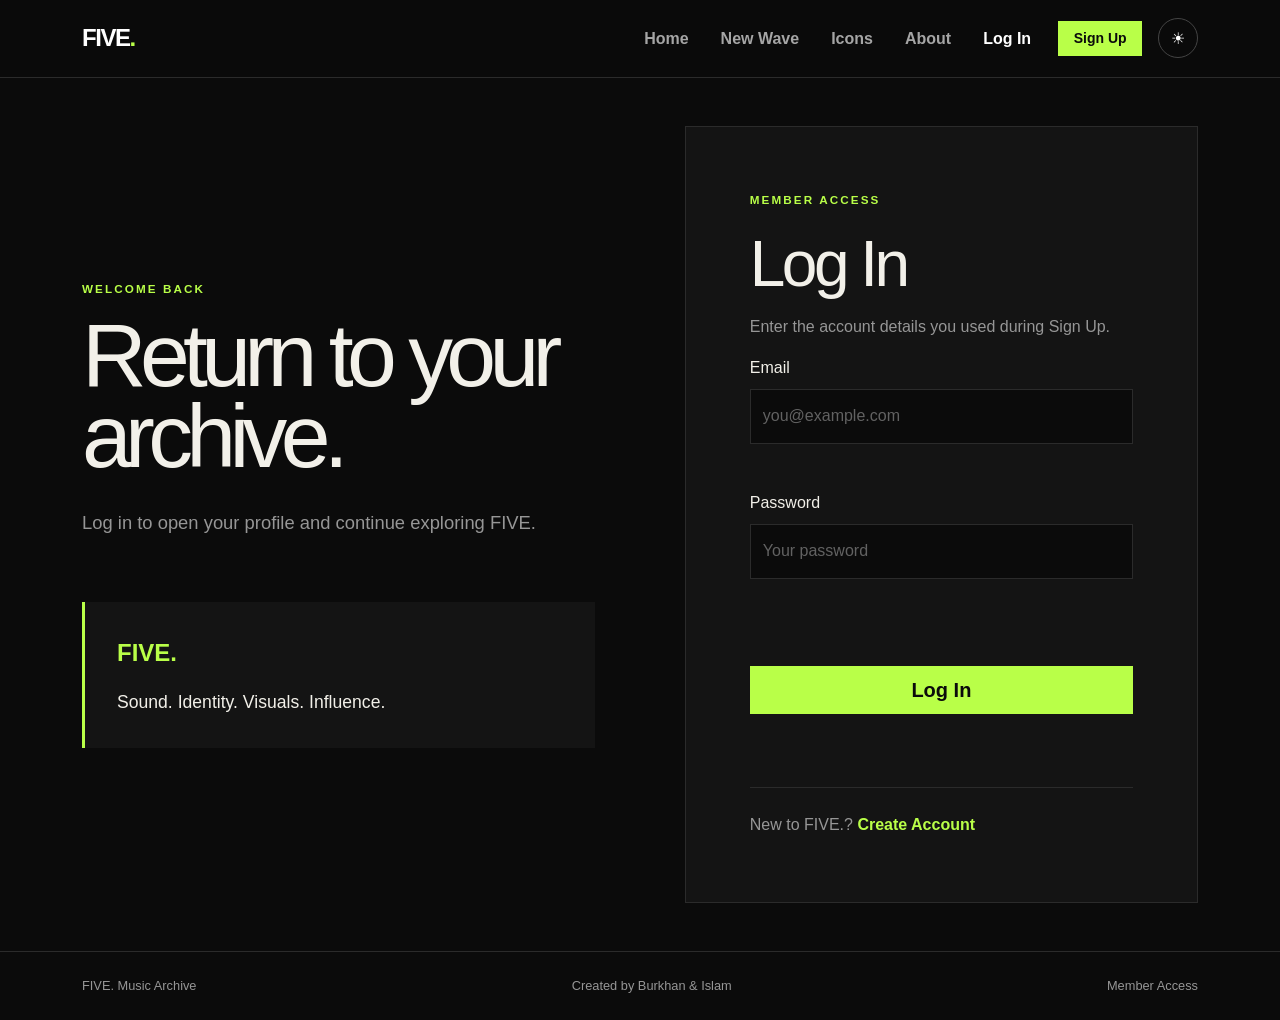
<file: login.html>
<!DOCTYPE html>
<html lang="en">

<head>

    <meta charset="UTF-8">

    <meta
            name="viewport"
            content="width=device-width, initial-scale=1.0">

    <meta
            name="description"
            content="Log in to FIVE. Music Archive.">

    <title>FIVE. | Log In</title>

    <link
            rel="icon"
            type="image/png"
            href="images/logo.png">

    <link
            href="https://cdn.jsdelivr.net/npm/bootstrap@5.3.3/dist/css/bootstrap.min.css"
            rel="stylesheet">

    <link
            rel="stylesheet"
            href="css/style.css">

</head>


<body>


<header>

    <nav class="navbar navbar-expand-lg navbar-dark site-navbar sticky-top">

        <div class="container">

            <a
                    class="navbar-brand site-logo"
                    href="index.html">

                FIVE<span>.</span>

            </a>


            <button
                    class="navbar-toggler"
                    type="button"
                    data-bs-toggle="collapse"
                    data-bs-target="#mainNavbar">

                <span class="navbar-toggler-icon"></span>

            </button>


            <div
                    class="collapse navbar-collapse"
                    id="mainNavbar">

                <ul class="navbar-nav ms-auto align-items-lg-center gap-lg-3">

                    <li class="nav-item">
                        <a class="nav-link" href="index.html">
                            Home
                        </a>
                    </li>

                    <li class="nav-item">
                        <a class="nav-link" href="newwave.html">
                            New Wave
                        </a>
                    </li>

                    <li class="nav-item">
                        <a class="nav-link" href="icons.html">
                            Icons
                        </a>
                    </li>

                    <li class="nav-item">
                        <a class="nav-link" href="about.html">
                            About
                        </a>
                    </li>

                    <li class="nav-item">

                        <button
                                id="theme-toggle"
                                class="theme-toggle"
                                type="button">

                            ☀

                        </button>

                    </li>

                </ul>

            </div>

        </div>

    </nav>

</header>



<main class="auth-page">


    <section class="container py-5">

        <div class="auth-shell">


            <!-- LEFT SIDE -->

            <div class="auth-copy">

                <p class="eyebrow">
                    WELCOME BACK
                </p>


                <h1>
                    Return to
                    your archive.
                </h1>


                <p class="auth-description">

                    Log in to open your profile
                    and continue exploring FIVE.

                </p>


                <div class="auth-quote">

                    <span>
                        FIVE.
                    </span>

                    <p>

                        Sound. Identity.
                        Visuals. Influence.

                    </p>

                </div>

            </div>



            <!-- LOGIN -->

            <div class="auth-form-card">

                <p class="eyebrow">
                    MEMBER ACCESS
                </p>


                <h2>
                    Log In
                </h2>


                <p>
                    Enter the account details you used during Sign Up.
                </p>


                <form
                        id="login-form"
                        novalidate>


                    <!-- EMAIL -->

                    <div class="auth-field">

                        <label
                                for="login-email"
                                class="form-label">

                            Email

                        </label>


                        <input
                                id="login-email"
                                class="form-control"
                                type="text"
                                placeholder="you@example.com">


                        <p
                                id="login-email-error"
                                class="auth-error">
                        </p>

                    </div>



                    <!-- PASSWORD -->

                    <div class="auth-field">

                        <label
                                for="login-password"
                                class="form-label">

                            Password

                        </label>


                        <input
                                id="login-password"
                                class="form-control"
                                type="password"
                                placeholder="Your password">


                        <p
                                id="login-password-error"
                                class="auth-error">
                        </p>

                    </div>



                    <p
                            id="login-general-error"
                            class="auth-general-error">
                    </p>



                    <button
                            class="btn btn-success btn-lg w-100"
                            type="submit">

                        Log In

                    </button>


                    <p
                            id="login-success"
                            class="auth-success">
                    </p>


                </form>


                <p class="auth-alt">

                    New to FIVE.?

                    <a href="signup.html">
                        Create Account
                    </a>

                </p>

            </div>


        </div>

    </section>


</main>



<footer class="site-footer">

    <div class="container py-4 d-flex flex-column flex-lg-row justify-content-between gap-2">

        <span>
            FIVE. Music Archive
        </span>

        <span>
            Created by Burkhan & Islam
        </span>

        <span>
            Member Access
        </span>

    </div>

</footer>



<script src="https://cdn.jsdelivr.net/npm/bootstrap@5.3.3/dist/js/bootstrap.bundle.min.js"></script>

<script src="js/theme.js"></script>
<script src="js/auth.js"></script>

</body>

</html>
</file>
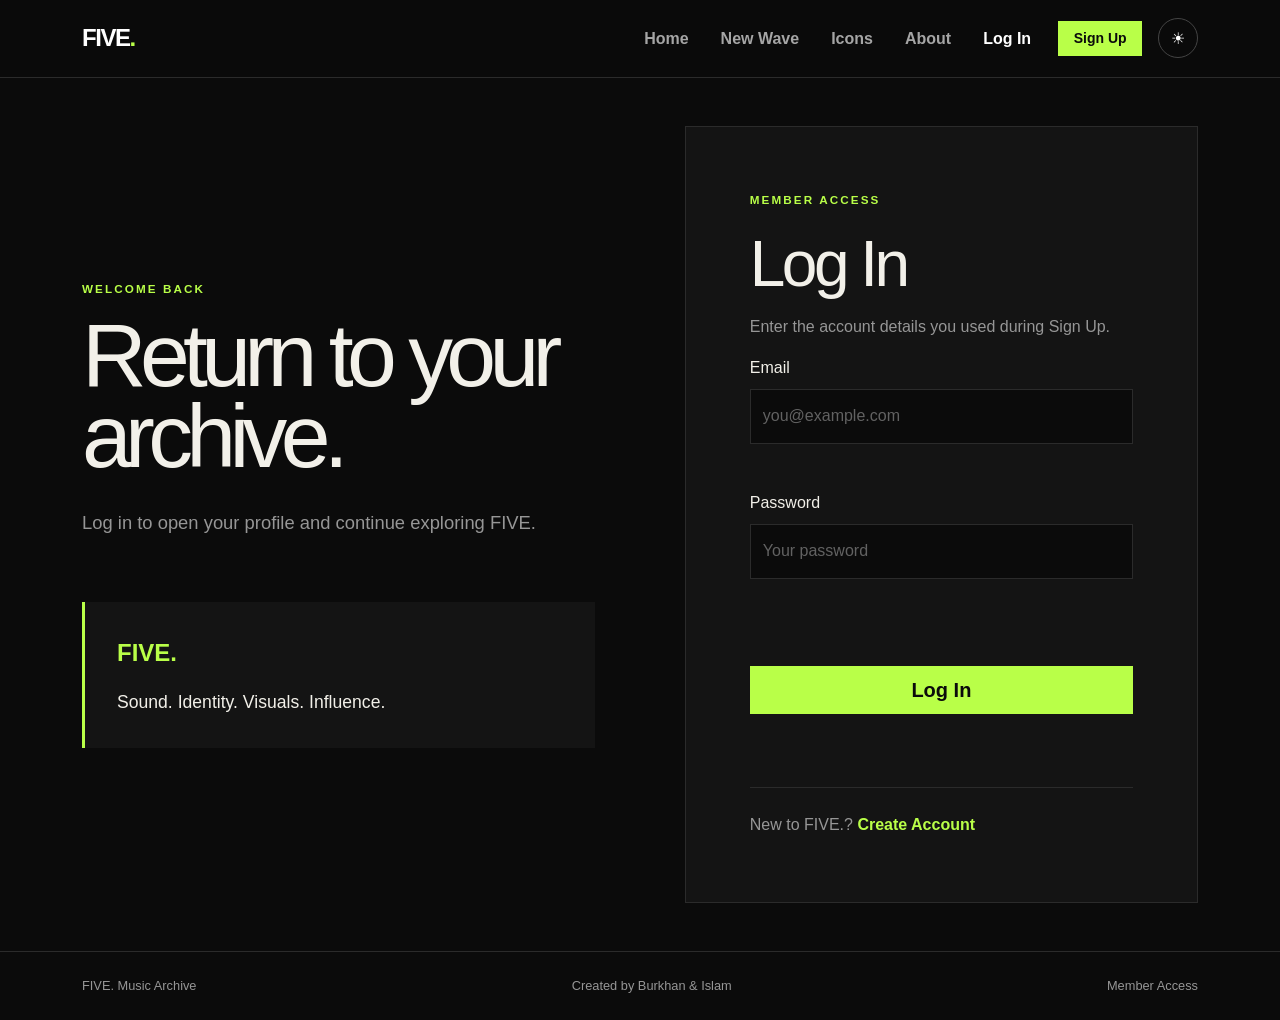
<file: profile.html>
<!DOCTYPE html>
<html lang="en">

<head>

    <meta charset="UTF-8">

    <meta
            name="viewport"
            content="width=device-width, initial-scale=1.0">

    <meta
            name="description"
            content="Your FIVE. Music Archive profile.">

    <title>FIVE. | Profile</title>

    <link
            rel="icon"
            type="image/png"
            href="images/logo.png">

    <link
            href="https://cdn.jsdelivr.net/npm/bootstrap@5.3.3/dist/css/bootstrap.min.css"
            rel="stylesheet">

    <link
            rel="stylesheet"
            href="css/style.css">

</head>


<body>


<header>

    <nav class="navbar navbar-expand-lg navbar-dark site-navbar sticky-top">

        <div class="container">

            <a
                    class="navbar-brand site-logo"
                    href="index.html">

                FIVE<span>.</span>

            </a>


            <button
                    class="navbar-toggler"
                    type="button"
                    data-bs-toggle="collapse"
                    data-bs-target="#mainNavbar">

                <span class="navbar-toggler-icon"></span>

            </button>


            <div
                    class="collapse navbar-collapse"
                    id="mainNavbar">

                <ul class="navbar-nav ms-auto align-items-lg-center gap-lg-3">

                    <li class="nav-item">
                        <a class="nav-link" href="index.html">
                            Home
                        </a>
                    </li>

                    <li class="nav-item">
                        <a class="nav-link" href="newwave.html">
                            New Wave
                        </a>
                    </li>

                    <li class="nav-item">
                        <a class="nav-link" href="icons.html">
                            Icons
                        </a>
                    </li>

                    <li class="nav-item">
                        <a class="nav-link" href="about.html">
                            About
                        </a>
                    </li>

                    <li class="nav-item">

                        <button
                                id="theme-toggle"
                                class="theme-toggle"
                                type="button">

                            ☀

                        </button>

                    </li>

                </ul>

            </div>

        </div>

    </nav>

</header>



<main>


    <!-- PROFILE HERO -->

    <section class="container py-5">

        <div class="profile-hero">


            <div
                    id="profile-avatar"
                    class="profile-avatar">

                F

            </div>


            <div>

                <p class="eyebrow">
                    FIVE. MEMBER
                </p>


                <h1
                        id="profile-name"
                        class="profile-name">

                    User

                </h1>


                <p class="profile-subtitle">

                    Personal archive profile

                </p>

            </div>


        </div>

    </section>



    <!-- DETAILS -->

    <section class="container pb-5">

        <p class="eyebrow">
            PROFILE DETAILS
        </p>


        <h2 class="section-heading mb-5">
            Your archive identity.
        </h2>


        <div class="profile-grid">


            <article class="profile-detail-card">

                <span class="profile-detail-number">
                    01
                </span>

                <p>
                    EMAIL
                </p>

                <h3 id="profile-email">
                    —
                </h3>

            </article>



            <article class="profile-detail-card">

                <span class="profile-detail-number">
                    02
                </span>

                <p>
                    PHONE
                </p>

                <h3 id="profile-phone">
                    —
                </h3>

            </article>



            <article class="profile-detail-card">

                <span class="profile-detail-number">
                    03
                </span>

                <p>
                    FAVORITE COLLECTION
                </p>

                <h3 id="profile-collection">
                    —
                </h3>

            </article>



            <article class="profile-detail-card">

                <span class="profile-detail-number">
                    04
                </span>

                <p>
                    MEMBER SINCE
                </p>

                <h3 id="profile-member-since">
                    —
                </h3>

            </article>


        </div>

    </section>



    <!-- PERSONAL ARCHIVE -->

    <section class="container py-5">

        <div class="profile-archive-panel">

            <div>

                <p class="eyebrow">
                    YOUR COLLECTION
                </p>


                <h2>
                    Continue exploring FIVE.
                </h2>


                <p>

                    Your account is stored locally
                    on this browser for this frontend
                    authentication simulation.

                </p>

            </div>


            <div class="profile-actions">

                <a
                        href="newwave.html"
                        class="btn btn-success">

                    Explore New Wave

                </a>


                <a
                        href="icons.html"
                        class="btn btn-outline-success">

                    Explore Icons

                </a>


                <button
                        id="profile-logout"
                        class="btn btn-outline-danger"
                        type="button">

                    Log Out

                </button>

            </div>

        </div>

    </section>


</main>



<footer class="site-footer">

    <div class="container py-4 d-flex flex-column flex-lg-row justify-content-between gap-2">

        <span>
            FIVE. Music Archive
        </span>

        <span>
            Created by Burkhan & Islam
        </span>

        <span>
            Member Profile
        </span>

    </div>

</footer>



<script src="https://cdn.jsdelivr.net/npm/bootstrap@5.3.3/dist/js/bootstrap.bundle.min.js"></script>

<script src="js/theme.js"></script>
<script src="js/auth.js"></script>

</body>

</html>
</file>
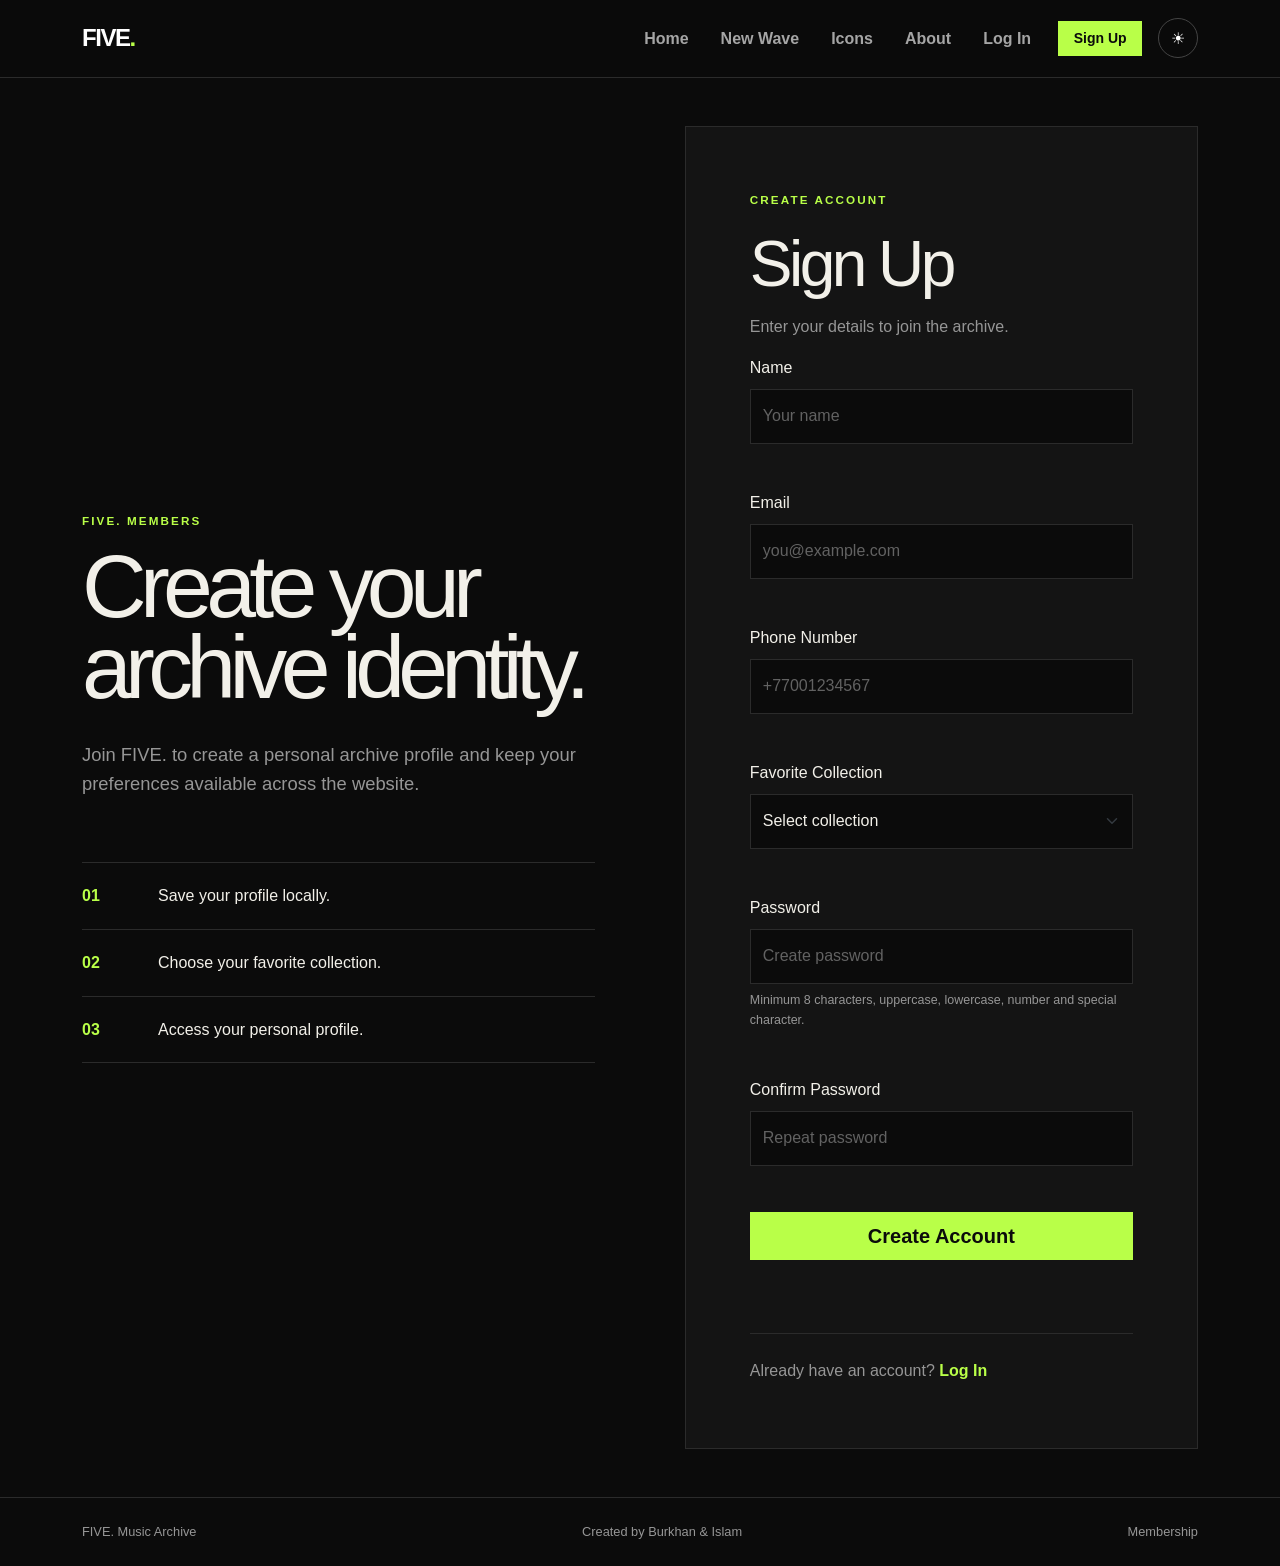
<file: signup.html>
<!DOCTYPE html>
<html lang="en">

<head>
    <meta charset="UTF-8">

    <meta
            name="viewport"
            content="width=device-width, initial-scale=1.0">

    <meta
            name="description"
            content="Create your FIVE. Music Archive account.">

    <title>FIVE. | Sign Up</title>

    <link
            rel="icon"
            type="image/png"
            href="images/logo.png">

    <link
            href="https://cdn.jsdelivr.net/npm/bootstrap@5.3.3/dist/css/bootstrap.min.css"
            rel="stylesheet">

    <link
            rel="stylesheet"
            href="css/style.css">
</head>


<body>


<header>

    <nav class="navbar navbar-expand-lg navbar-dark site-navbar sticky-top">

        <div class="container">

            <a
                    class="navbar-brand site-logo"
                    href="index.html">

                FIVE<span>.</span>

            </a>


            <button
                    class="navbar-toggler"
                    type="button"
                    data-bs-toggle="collapse"
                    data-bs-target="#mainNavbar">

                <span class="navbar-toggler-icon"></span>

            </button>


            <div
                    class="collapse navbar-collapse"
                    id="mainNavbar">

                <ul class="navbar-nav ms-auto align-items-lg-center gap-lg-3">

                    <li class="nav-item">
                        <a class="nav-link" href="index.html">
                            Home
                        </a>
                    </li>

                    <li class="nav-item">
                        <a class="nav-link" href="newwave.html">
                            New Wave
                        </a>
                    </li>

                    <li class="nav-item">
                        <a class="nav-link" href="icons.html">
                            Icons
                        </a>
                    </li>

                    <li class="nav-item">
                        <a class="nav-link" href="about.html">
                            About
                        </a>
                    </li>

                    <li class="nav-item">

                        <button
                                id="theme-toggle"
                                class="theme-toggle"
                                type="button">

                            ☀

                        </button>

                    </li>

                </ul>

            </div>

        </div>

    </nav>

</header>



<main class="auth-page">


    <section class="container py-5">

        <div class="auth-shell">


            <!-- LEFT SIDE -->

            <div class="auth-copy">

                <p class="eyebrow">
                    FIVE. MEMBERS
                </p>


                <h1>
                    Create your
                    archive identity.
                </h1>


                <p class="auth-description">

                    Join FIVE. to create a personal archive
                    profile and keep your preferences
                    available across the website.

                </p>


                <div class="auth-feature-list">

                    <div class="auth-feature">

                        <span>
                            01
                        </span>

                        <p>
                            Save your profile locally.
                        </p>

                    </div>


                    <div class="auth-feature">

                        <span>
                            02
                        </span>

                        <p>
                            Choose your favorite collection.
                        </p>

                    </div>


                    <div class="auth-feature">

                        <span>
                            03
                        </span>

                        <p>
                            Access your personal profile.
                        </p>

                    </div>

                </div>

            </div>



            <!-- SIGN UP FORM -->

            <div class="auth-form-card">

                <p class="eyebrow">
                    CREATE ACCOUNT
                </p>


                <h2>
                    Sign Up
                </h2>


                <p>
                    Enter your details to join the archive.
                </p>


                <form
                        id="signup-form"
                        novalidate>


                    <!-- NAME -->

                    <div class="auth-field">

                        <label
                                for="signup-name"
                                class="form-label">

                            Name

                        </label>


                        <input
                                id="signup-name"
                                class="form-control"
                                type="text"
                                placeholder="Your name">


                        <p
                                id="signup-name-error"
                                class="auth-error">
                        </p>

                    </div>



                    <!-- EMAIL -->

                    <div class="auth-field">

                        <label
                                for="signup-email"
                                class="form-label">

                            Email

                        </label>


                        <input
                                id="signup-email"
                                class="form-control"
                                type="text"
                                placeholder="you@example.com">


                        <p
                                id="signup-email-error"
                                class="auth-error">
                        </p>

                    </div>



                    <!-- PHONE -->

                    <div class="auth-field">

                        <label
                                for="signup-phone"
                                class="form-label">

                            Phone Number

                        </label>


                        <input
                                id="signup-phone"
                                class="form-control"
                                type="text"
                                placeholder="+77001234567">


                        <p
                                id="signup-phone-error"
                                class="auth-error">
                        </p>

                    </div>



                    <!-- COLLECTION -->

                    <div class="auth-field">

                        <label
                                for="signup-collection"
                                class="form-label">

                            Favorite Collection

                        </label>


                        <select
                                id="signup-collection"
                                class="form-select auth-select">

                            <option value="">
                                Select collection
                            </option>

                            <option value="new-wave">
                                New Wave
                            </option>

                            <option value="icons">
                                Icons
                            </option>

                        </select>


                        <p
                                id="signup-collection-error"
                                class="auth-error">
                        </p>

                    </div>



                    <!-- PASSWORD -->

                    <div class="auth-field">

                        <label
                                for="signup-password"
                                class="form-label">

                            Password

                        </label>


                        <input
                                id="signup-password"
                                class="form-control"
                                type="password"
                                placeholder="Create password">


                        <div class="password-rules">

                            Minimum 8 characters,
                            uppercase, lowercase,
                            number and special character.

                        </div>


                        <p
                                id="signup-password-error"
                                class="auth-error">
                        </p>

                    </div>



                    <!-- CONFIRM PASSWORD -->

                    <div class="auth-field">

                        <label
                                for="signup-confirm-password"
                                class="form-label">

                            Confirm Password

                        </label>


                        <input
                                id="signup-confirm-password"
                                class="form-control"
                                type="password"
                                placeholder="Repeat password">


                        <p
                                id="signup-confirm-error"
                                class="auth-error">
                        </p>

                    </div>



                    <button
                            class="btn btn-success btn-lg w-100"
                            type="submit">

                        Create Account

                    </button>


                    <p
                            id="signup-success"
                            class="auth-success">
                    </p>


                </form>


                <p class="auth-alt">

                    Already have an account?

                    <a href="login.html">
                        Log In
                    </a>

                </p>

            </div>


        </div>

    </section>


</main>



<footer class="site-footer">

    <div class="container py-4 d-flex flex-column flex-lg-row justify-content-between gap-2">

        <span>
            FIVE. Music Archive
        </span>

        <span>
            Created by Burkhan & Islam
        </span>

        <span>
            Membership
        </span>

    </div>

</footer>



<script src="https://cdn.jsdelivr.net/npm/bootstrap@5.3.3/dist/js/bootstrap.bundle.min.js"></script>

<script src="js/theme.js"></script>
<script src="js/auth.js"></script>

</body>

</html>
</file>
<file: css/style.css>
/* =========================================================
   FIVE. MUSIC ARCHIVE
========================================================= */

:root {
    --bg: #0b0b0b;
    --surface: #141414;
    --surface-light: #1c1c1c;

    --text: #f2f0e9;
    --muted: #969696;

    --accent: #b9ff48;
    --border: #2b2b2b;

    --page-width: 1180px;
}


/* =========================================================
   GLOBAL
========================================================= */

* {
    box-sizing: border-box;
}


html {
    scroll-behavior: smooth;
}


body {
    margin: 0;

    background: var(--bg);

    color: var(--text);

    font-family:
            Inter,
            -apple-system,
            BlinkMacSystemFont,
            "Segoe UI",
            sans-serif;

    line-height: 1.6;

    transition:
            background 0.3s ease,
            color 0.3s ease;
}


img {
    display: block;

    max-width: 100%;
}


a {
    color: inherit;

    text-decoration: none;
}


h1,
h2,
h3,
h4,
h5,
h6 {
    color: var(--text);
}


p {
    color: var(--muted);
}



/* =========================================================
   SCROLL PROGRESS
========================================================= */

#scroll-progress {
    position: fixed;

    top: 0;
    left: 0;

    z-index: 5000;

    width: 0;

    height: 5px;

    background:
            linear-gradient(
                    90deg,
                    #b9ff48,
                    #66ffaf,
                    #b9ff48
            );

    box-shadow:
            0 0 14px
            rgba(
                    185,
                    255,
                    72,
                    0.55
            );

    pointer-events: none;
}



/* =========================================================
   NAVBAR
========================================================= */

.site-navbar {
    z-index: 1000;

    min-height: 78px;

    background:
            rgba(
                    11,
                    11,
                    11,
                    0.97
            );

    border-bottom:
            1px solid var(--border);

    backdrop-filter:
            blur(12px);
}


.site-logo {
    color:
            #ffffff !important;

    font-size:
            1.5rem;

    font-weight:
            800;

    letter-spacing:
            -0.06em;
}


.site-logo span {
    color: var(--accent);
}


.site-navbar .nav-link {
    color: #a5a5a5;

    font-weight: 600;

    transition:
            color 0.2s ease;
}


.site-navbar .nav-link:hover,
.site-navbar .nav-link.active {
    color: #ffffff;
}


.site-navbar .nav-link:focus-visible {
    color: var(--accent);

    outline:
            2px solid var(--accent);

    outline-offset:
            4px;
}



/* =========================================================
   THEME BUTTON
========================================================= */

.theme-toggle {
    width: 40px;
    height: 40px;

    display: flex;

    align-items: center;
    justify-content: center;

    padding: 0;

    border:
            1px solid #444444;

    border-radius:
            50%;

    background:
            transparent;

    color:
            #ffffff;

    cursor:
            pointer;

    transition:
            transform 0.2s ease,
            background 0.2s ease,
            border-color 0.2s ease;
}


.theme-toggle:hover {
    transform:
            rotate(12deg);

    background:
            #1c1c1c;

    border-color:
            var(--accent);
}



/* =========================================================
   TYPOGRAPHY
========================================================= */

.eyebrow {
    color: var(--accent);

    font-size: 0.73rem;

    font-weight: 800;

    letter-spacing: 0.18em;

    text-transform: uppercase;
}


.responsive-title {
    max-width: 950px;

    font-size: 6rem;

    line-height: 0.95;

    letter-spacing: -0.07em;
}


.responsive-copy {
    max-width: 680px;

    font-size: 1.15rem;
}


.section-heading {
    color: var(--text);

    font-size:
            clamp(
                    2.5rem,
                    5vw,
                    4rem
            );

    font-weight: 700;

    letter-spacing: -0.055em;
}


.archive-number {
    color: var(--accent);

    font-weight: 800;
}


.artist-location {
    color: var(--accent);

    font-size: 0.8rem;

    font-weight: 700;

    letter-spacing: 0.1em;

    text-transform: uppercase;
}


.artist-description {
    color: var(--text);

    font-size: 1.15rem;
}



/* =========================================================
   HERO
========================================================= */

#hero {
    min-height: 75vh;

    display: flex;

    align-items: center;
}


.hero-image {
    width: 100%;

    height: 620px;

    object-fit: cover;

    border:
            1px solid var(--border);
}



/* =========================================================
   TIME
========================================================= */

.time-widget {
    display: flex;

    align-items: center;

    gap: 1rem;

    flex-wrap: wrap;
}


.time-output {
    color: var(--muted);

    font-size: 0.9rem;
}


.time-output.time-flash {
    animation:
            timeFlash
            0.35s ease;
}


@keyframes timeFlash {

    50% {
        color: var(--accent);

        transform:
                translateY(-3px);
    }

}



/* =========================================================
   ARCHIVE NAVIGATION
========================================================= */

.archive-navigation {
    display: flex;

    align-items: center;

    justify-content:
            space-between;

    flex-wrap: wrap;

    gap: 1rem;
}


.archive-navigation a {
    color: var(--muted);

    font-size: 0.82rem;

    font-weight: 700;
}


.archive-navigation a:hover {
    color: var(--accent);
}



/* =========================================================
   MOOD
========================================================= */

.mood-control {
    display: flex;

    align-items: center;

    justify-content:
            space-between;

    gap: 2rem;
}



/* =========================================================
   RATING
========================================================= */

.rating-section {
    display: grid;

    grid-template-columns:
            1fr 1fr;

    align-items: center;

    gap: 4rem;

    padding: 3rem;

    background:
            var(--surface);

    border:
            1px solid var(--border);
}


.rating-box {
    display: flex;

    flex-direction: column;

    align-items:
            flex-start;
}


.rating-stars {
    display: flex;

    gap: 0.5rem;
}


.rating-star {
    padding: 0;

    border: 0;

    background:
            transparent;

    color: #575757;

    font-size:
            clamp(
                    2.5rem,
                    5vw,
                    4rem
            );

    line-height: 1;

    cursor: pointer;

    transition:
            color 0.2s ease,
            transform 0.2s ease;
}


.rating-star:hover {
    color: #d7ff9b;

    transform:
            scale(1.15);
}


.rating-star.selected {
    color: var(--accent);

    transform:
            scale(1.12);
}


.rating-output {
    margin-top: 1.5rem;

    color: var(--text);

    font-weight: 700;
}


.rating-pulse {
    animation:
            ratingPulse
            0.35s ease;
}


@keyframes ratingPulse {

    50% {
        transform:
                scale(1.03);
    }

}



/* =========================================================
   SEARCH
========================================================= */

.jquery-search-wrapper {
    position: relative;

    max-width: 720px;
}


.jquery-search-input {
    height: 62px;

    padding:
            0 1.2rem;

    background:
            var(--surface);

    color:
            var(--text);

    border:
            1px solid var(--border);

    font-size:
            1.05rem;
}


.search-suggestions {
    position: absolute;

    top:
            calc(
                    100% + 4px
            );

    left: 0;
    right: 0;

    z-index: 900;

    display: none;

    overflow: hidden;

    background:
            var(--surface);

    border:
            1px solid var(--border);

    box-shadow:
            0 16px 40px
            rgba(
                    0,
                    0,
                    0,
                    0.3
            );
}


.search-suggestions.show {
    display: block;
}


.search-suggestion-item {
    width: 100%;

    padding:
            1rem 1.2rem;

    border: 0;

    border-bottom:
            1px solid var(--border);

    background:
            transparent;

    color: var(--text);

    text-align: left;

    font-weight: 600;

    cursor: pointer;
}


.search-suggestion-item:hover {
    background:
            var(--accent);

    color: #0b0b0b;
}


.search-highlight {
    padding:
            0 0.1em;

    background:
            var(--accent);

    color:
            #0b0b0b;
}



/* =========================================================
   FILTER
========================================================= */

.artist-filter-controls {
    display: flex;

    flex-wrap: wrap;

    gap: 0.75rem;
}


.artist-filter-btn {
    padding:
            0.7rem 1.3rem;

    border:
            1px solid var(--border);

    background:
            transparent;

    color: var(--text);

    font-weight: 700;

    cursor: pointer;

    transition:
            all 0.2s ease;
}


.artist-filter-btn:hover {
    color: var(--accent);

    border-color:
            var(--accent);
}


.artist-filter-btn.active {
    background:
            var(--accent);

    color:
            #0b0b0b;

    border-color:
            var(--accent);
}


.dynamic-artist-grid {
    display: grid;

    grid-template-columns:
            repeat(
                    3,
                    1fr
            );

    gap: 1rem;
}


.dynamic-artist-card {
    overflow: hidden;

    background:
            var(--surface);

    border:
            1px solid var(--border);

    animation:
            cardEntrance
            0.35s ease;

    transition:
            transform 0.25s ease,
            border-color 0.25s ease;
}


.dynamic-artist-card:hover {
    transform:
            translateY(-5px);

    border-color:
            var(--accent);
}


@keyframes cardEntrance {

    from {
        opacity: 0;

        transform:
                translateY(15px);
    }

    to {
        opacity: 1;

        transform:
                translateY(0);
    }

}


.dynamic-artist-card img {
    width: 100%;

    height: 310px;

    object-fit: cover;
}


.dynamic-artist-content {
    padding: 1.5rem;
}



/* =========================================================
   STATS
========================================================= */

.jquery-stats-grid {
    display: grid;

    grid-template-columns:
            repeat(
                    3,
                    1fr
            );

    gap: 1rem;
}


.jquery-stat {
    min-height: 300px;

    display: flex;

    flex-direction: column;

    align-items: center;

    justify-content: center;

    padding: 2rem;

    background:
            var(--surface);

    border:
            1px solid var(--border);

    text-align: center;
}


.stat-number {
    color: var(--accent);

    font-size:
            clamp(
                    5rem,
                    9vw,
                    8rem
            );

    font-weight: 800;

    line-height: 1;
}


.jquery-stat p {
    margin:
            1.2rem 0 0;

    color: var(--text);

    font-weight: 700;

    letter-spacing: 0.15em;

    text-transform: uppercase;
}



/* =========================================================
   FEATURED STORY
========================================================= */

.featured-story {
    display: grid;

    grid-template-columns:
            1.15fr 0.85fr;

    min-height: 650px;

    background:
            var(--surface);

    border:
            1px solid var(--border);
}


.featured-story-image {
    overflow: hidden;
}


.featured-story-image img {
    width: 100%;

    height: 100%;

    min-height: 650px;

    object-fit: cover;

    transition:
            transform 0.6s ease;
}


.featured-story:hover
.featured-story-image img {
    transform:
            scale(1.03);
}


.featured-story-content {
    display: flex;

    flex-direction: column;

    justify-content: center;

    padding:
            clamp(
                    2rem,
                    5vw,
                    5rem
            );
}


.featured-story-content h2 {
    margin:
            1rem 0 2rem;

    font-size:
            clamp(
                    2.7rem,
                    5vw,
                    5rem
            );

    line-height: 0.95;

    letter-spacing: -0.06em;
}


.featured-story-lead {
    color: var(--text);

    font-size: 1.15rem;
}


.featured-story-content .btn {
    align-self:
            flex-start;

    margin-top: 1rem;
}



/* =========================================================
   COLLECTIONS
========================================================= */

.section-intro {
    max-width: 750px;

    margin-bottom: 3rem;
}


.archive-collections {
    display: grid;

    grid-template-columns:
            repeat(
                    2,
                    1fr
            );

    gap: 1rem;
}


.collection-card {
    position: relative;

    min-height: 650px;

    overflow: hidden;

    background:
            #111111;

    border:
            1px solid var(--border);
}


.collection-card img {
    position: absolute;

    inset: 0;

    width: 100%;

    height: 100%;

    object-fit: cover;

    transition:
            transform 0.6s ease,
            filter 0.5s ease;
}


.collection-card:hover img {
    transform:
            scale(1.05);

    filter:
            brightness(0.7);
}


.collection-overlay {
    position: absolute;

    inset: 0;

    z-index: 2;

    display: flex;

    flex-direction: column;

    justify-content:
            space-between;

    padding: 2rem;

    background:
            linear-gradient(
                    180deg,
                    rgba(0, 0, 0, 0.08),
                    rgba(0, 0, 0, 0.88)
            );

    color:
            #ffffff;
}


.collection-number {
    color:
            #b9ff48;

    font-size: 0.8rem;

    font-weight: 800;

    letter-spacing:
            0.15em;
}


.collection-overlay p {
    margin-bottom:
            0.4rem;

    color:
            #b9ff48;

    font-size:
            0.72rem;

    font-weight: 800;

    letter-spacing:
            0.16em;
}


.collection-overlay h3 {
    margin: 0;

    color:
            #ffffff;

    font-size:
            clamp(
                    3rem,
                    6vw,
                    6rem
            );

    letter-spacing:
            -0.06em;
}


.collection-link {
    display:
            inline-block;

    margin-top: 1rem;

    color:
            #ffffff;

    font-weight: 600;
}



/* =========================================================
   NOTES
========================================================= */

.archive-notes-header {
    display: grid;

    grid-template-columns:
            1fr 1fr;

    gap: 3rem;

    align-items: end;

    margin-bottom: 3rem;
}


.archive-notes-header > p {
    max-width: 500px;

    margin-left: auto;
}


.archive-notes-grid {
    display: grid;

    grid-template-columns:
            repeat(
                    3,
                    1fr
            );

    border-top:
            1px solid var(--border);

    border-left:
            1px solid var(--border);
}


.archive-note {
    min-height: 330px;

    padding: 2rem;

    border-right:
            1px solid var(--border);

    border-bottom:
            1px solid var(--border);

    transition:
            background 0.25s ease,
            transform 0.25s ease;
}


.archive-note:hover {
    background:
            var(--surface);

    transform:
            translateY(-4px);
}


.archive-note > span {
    color: var(--accent);

    font-size: 0.75rem;

    font-weight: 800;
}


.archive-note h3 {
    margin:
            4rem 0 1rem;

    font-size: 2rem;

    letter-spacing:
            -0.04em;
}



/* =========================================================
   FEATURED CARDS
========================================================= */

.mq-section {
    width:
            min(
                    92%,
                    var(--page-width)
            );

    margin:
            0 auto;

    padding:
            6rem 0;
}


.mq-card-group {
    display: flex;

    flex-wrap: wrap;

    gap: 1.5rem;
}


.mq-card {
    flex:
            0 0
            calc(
                    33.333% - 1rem
            );

    display: flex;

    flex-direction: column;

    overflow: hidden;

    background:
            var(--surface);

    border:
            1px solid var(--border);

    transition:
            transform 0.25s ease,
            border-color 0.25s ease;
}


.mq-card:hover {
    transform:
            translateY(-6px);

    border-color:
            var(--accent);
}


.mq-card img {
    width: 100%;

    height: 320px;

    object-fit: cover;
}


.mq-card-body {
    flex: 1;

    display: flex;

    flex-direction: column;

    padding: 1.5rem;
}


.mq-card-body .btn {
    align-self:
            flex-start;

    margin-top: auto;
}



/* =========================================================
   CTA
========================================================= */

.archive-cta {
    padding:
            clamp(
                    3rem,
                    8vw,
                    7rem
            );

    background:
            var(--surface);

    border:
            1px solid var(--border);
}


.archive-cta h2 {
    max-width: 950px;

    margin:
            1rem 0 2rem;

    font-size:
            clamp(
                    3rem,
                    7vw,
                    7rem
            );

    line-height: 0.9;

    letter-spacing:
            -0.07em;
}


.archive-cta > p:not(.eyebrow) {
    max-width: 600px;

    font-size: 1.1rem;
}


.archive-cta-buttons {
    display: flex;

    flex-wrap: wrap;

    gap: 0.75rem;

    margin-top: 2rem;
}



/* =========================================================
   BUTTONS
========================================================= */

.btn {
    border-radius: 0;

    font-weight: 700;
}


.btn-success {
    --bs-btn-bg: #b9ff48;
    --bs-btn-border-color: #b9ff48;
    --bs-btn-color: #0b0b0b;

    --bs-btn-hover-bg: #a6e93f;
    --bs-btn-hover-border-color: #a6e93f;
    --bs-btn-hover-color: #0b0b0b;
}


.btn-outline-success {
    --bs-btn-color: #b9ff48;
    --bs-btn-border-color: #b9ff48;

    --bs-btn-hover-bg: #b9ff48;
    --bs-btn-hover-border-color: #b9ff48;
    --bs-btn-hover-color: #0b0b0b;
}



/* =========================================================
   ARTIST PAGES
========================================================= */

.artist-feature-image {
    width: 100%;

    height: 610px;

    object-fit: cover;

    border:
            1px solid var(--border);
}



/* =========================================================
   INTERACTIVE GALLERY
========================================================= */

.interactive-gallery {
    padding: 2rem;

    background:
            var(--surface);

    border:
            1px solid var(--border);
}


.featured-gallery-image {
    width: 100%;

    height: 620px;

    object-fit: cover;
}


.featured-gallery-image.image-swap {
    animation:
            imageSwap
            0.35s ease;
}


@keyframes imageSwap {

    from {
        opacity: 0.2;

        transform:
                scale(1.03);
    }

    to {
        opacity: 1;

        transform:
                scale(1);
    }

}


.gallery-thumbnails {
    display: grid;

    grid-template-columns:
            repeat(
                    5,
                    1fr
            );

    gap: 0.75rem;

    margin-top: 1rem;
}


.thumbnail-button {
    padding: 0;

    overflow: hidden;

    border:
            2px solid transparent;

    background:
            transparent;

    cursor: pointer;
}


.thumbnail-button:hover,
.thumbnail-button.active {
    border-color:
            var(--accent);
}


.archive-thumbnail {
    width: 100%;

    height: 120px;

    object-fit: cover;
}


.gallery-caption {
    margin-top: 1rem;

    color: var(--accent);

    font-weight: 700;
}



/* =========================================================
   VISUAL GALLERY
========================================================= */

.image-gallery {
    display: grid;

    grid-template-columns:
            repeat(
                    5,
                    1fr
            );

    grid-auto-rows:
            280px;

    gap: 1rem;
}


.gallery-item {
    position: relative;

    margin: 0;

    overflow: hidden;

    background:
            var(--surface);

    border:
            1px solid var(--border);
}


.gallery-item img {
    width: 100%;

    height: 100%;

    object-fit: cover;
}


.lazy-image {
    opacity: 0.2;

    filter:
            blur(8px);

    transform:
            scale(1.03);

    transition:
            opacity 0.5s ease,
            filter 0.5s ease,
            transform 0.5s ease;
}


.lazy-image.loaded {
    opacity: 1;

    filter:
            blur(0);

    transform:
            scale(1);
}


.gallery-item figcaption {
    position: absolute;

    left: 0;
    right: 0;
    bottom: 0;

    padding:
            2rem 1rem 1rem;

    background:
            linear-gradient(
                    transparent,
                    rgba(
                            0,
                            0,
                            0,
                            0.9
                    )
            );

    color:
            #ffffff;
}



/* =========================================================
   ICONS GRID
========================================================= */

.icons-layout {
    min-height: 100vh;

    display: grid;

    grid-template-columns:
            240px 1fr;

    grid-template-rows:
            auto 1fr auto;

    grid-template-areas:
            "header header"
            "sidebar main"
            "footer footer";
}


.grid-header {
    grid-area: header;

    position: sticky;

    top: 0;

    z-index: 1000;
}


.artist-sidebar {
    grid-area: sidebar;

    padding:
            3rem 2rem;

    background:
            #0e0e0e;

    border-right:
            1px solid var(--border);
}


.icons-main {
    grid-area: main;

    width:
            min(
                    94%,
                    1100px
            );

    margin:
            0 auto;
}


.grid-footer {
    grid-area: footer;
}


.sidebar-links {
    display: flex;

    flex-direction: column;
}


.sidebar-links a {
    display: flex;

    gap: 1rem;

    padding:
            1rem 0;

    border-bottom:
            1px solid var(--border);
}


.sidebar-links a:hover {
    color: var(--accent);
}


.sidebar-links span {
    color: var(--accent);
}


.sidebar-info {
    margin-top: 4rem;
}


.sidebar-info ul {
    padding: 0;

    list-style: none;
}



/* =========================================================
   TABLE
========================================================= */

.site-table {
    --bs-table-bg:
            var(--surface);

    --bs-table-color:
            var(--text);

    --bs-table-border-color:
            var(--border);
}



/* =========================================================
   ABOUT
========================================================= */

.about-logo {
    width:
            min(
                    100%,
                    350px
            );

    aspect-ratio:
            1 / 1;

    object-fit: contain;

    background:
            #000000;

    border:
            1px solid var(--border);

    border-radius:
            22px;
}



/* =========================================================
   TEAM
========================================================= */

.team-flex {
    display: flex;

    gap: 1rem;
}


.team-card {
    flex: 1;

    min-height: 300px;

    display: flex;

    flex-direction: column;

    justify-content:
            space-between;

    padding: 2rem;

    background:
            var(--surface);

    border:
            1px solid var(--border);
}



/* =========================================================
   FORM
========================================================= */

.site-form {
    background:
            var(--surface);

    border:
            1px solid var(--border);
}


.form-label {
    color: var(--text);
}


.form-control {
    border-radius: 0;

    background:
            var(--bg);

    color: var(--text);

    border-color:
            var(--border);
}


.form-control::placeholder {
    color:
            #626262;
}


.form-control:focus {
    background:
            var(--bg);

    color: var(--text);

    border-color:
            var(--accent);

    box-shadow:
            0 0 0
            0.2rem
            rgba(
                    185,
                    255,
                    72,
                    0.15
            );
}


.form-error {
    min-height: 20px;

    margin-top: 0.4rem;

    color:
            #ff5a5a;

    font-size:
            0.8rem;
}


.form-success {
    color: var(--accent);

    font-weight: 700;
}


.form-step {
    display: none;
}


.form-step.active {
    display: block;

    animation:
            formStepEntrance
            0.3s ease;
}


@keyframes formStepEntrance {

    from {
        opacity: 0;

        transform:
                translateX(15px);
    }

    to {
        opacity: 1;

        transform:
                translateX(0);
    }

}


.form-step-indicator {
    display:
            inline-block;

    margin-top: 1rem;

    padding:
            0.5rem 0.8rem;

    border:
            1px solid var(--border);

    color: var(--accent);

    font-weight: 700;
}



/* =========================================================
   FAQ
========================================================= */

.faq-list {
    border-top:
            1px solid var(--border);
}


.faq-item {
    border-bottom:
            1px solid var(--border);
}


.faq-question {
    width: 100%;

    display: flex;

    align-items: center;

    justify-content:
            space-between;

    padding:
            1.5rem 0;

    border: 0;

    background:
            transparent;

    color: var(--text);

    text-align: left;

    font-size: 1.15rem;

    font-weight: 700;

    cursor: pointer;
}


.faq-question span {
    color: var(--accent);

    font-size: 1.5rem;

    transition:
            transform 0.3s ease;
}


.faq-question.active span {
    transform:
            rotate(45deg);
}


.faq-answer {
    max-height: 0;

    overflow: hidden;

    opacity: 0;

    transition:
            max-height 0.4s ease,
            opacity 0.3s ease;
}


.faq-answer.open {
    max-height: 300px;

    opacity: 1;

    padding-bottom:
            1.5rem;
}



/* =========================================================
   COPY
========================================================= */

.copy-box {
    position: relative;

    max-width: 820px;

    display: grid;

    grid-template-columns:
            1fr auto;

    gap: 0.75rem;
}


.copy-tooltip {
    position: absolute;

    top:
            calc(
                    100% + 10px
            );

    right: 0;

    display: none;

    padding:
            0.55rem 0.8rem;

    background:
            var(--accent);

    color:
            #0b0b0b;

    font-size:
            0.8rem;

    font-weight: 700;
}



/* =========================================================
   TOAST
========================================================= */

.jquery-toast {
    position: fixed;

    right: 25px;
    bottom: 25px;

    z-index: 6000;

    display: none;

    max-width: 340px;

    padding:
            1rem 1.3rem;

    background:
            var(--accent);

    color:
            #0b0b0b;

    box-shadow:
            0 16px 45px
            rgba(
                    0,
                    0,
                    0,
                    0.3
            );

    font-weight: 700;
}



/* =========================================================
   POPUP
========================================================= */

.popup-overlay {
    position: fixed;

    inset: 0;

    z-index: 2000;

    display: flex;

    align-items: center;

    justify-content: center;

    padding: 1rem;

    background:
            rgba(
                    0,
                    0,
                    0,
                    0.8
            );

    opacity: 0;

    visibility: hidden;

    transition:
            opacity 0.3s ease;
}


.popup-overlay.show {
    opacity: 1;

    visibility: visible;
}


.popup-window {
    position: relative;

    width:
            min(
                    100%,
                    520px
            );

    padding: 2.5rem;

    background:
            var(--surface);

    border:
            1px solid var(--border);
}


.popup-close {
    position: absolute;

    top: 1rem;
    right: 1rem;

    width: 40px;
    height: 40px;

    border:
            1px solid var(--border);

    background:
            transparent;

    color: var(--text);

    font-size: 1.5rem;
}


.popup-open {
    overflow: hidden;
}


.subscription-message {
    color: var(--accent);
}



/* =========================================================
   FOOTER
========================================================= */

.site-footer {
    background:
            var(--bg);

    color:
            var(--muted);

    border-top:
            1px solid var(--border);

    font-size:
            0.8rem;
}


.current-date-time {
    color: var(--accent);
}



/* =========================================================
   LIGHT MODE
========================================================= */

body.light-theme {
    --bg: #f4f1e8;
    --surface: #ffffff;
    --surface-light: #ebe7dc;
    --text: #151515;
    --muted: #5f5f5f;
    --accent: #5f7d00;
    --border: #cfc9bc;
}


body.light-theme .site-navbar {
    background:
            rgba(
                    244,
                    241,
                    232,
                    0.97
            );
}


body.light-theme .site-logo {
    color:
            #151515 !important;
}


body.light-theme .site-navbar .nav-link {
    color:
            #666666;
}


body.light-theme .site-navbar .nav-link.active,
body.light-theme .site-navbar .nav-link:hover {
    color:
            #151515;
}


body.light-theme .theme-toggle {
    color:
            #151515;

    border-color:
            #8a8a8a;

    background:
            #ffffff;
}


body.light-theme .btn-success {
    --bs-btn-bg: #5f7d00;
    --bs-btn-border-color: #5f7d00;
    --bs-btn-color: #ffffff;

    --bs-btn-hover-bg: #4f6900;
    --bs-btn-hover-border-color: #4f6900;
    --bs-btn-hover-color: #ffffff;
}


body.light-theme .btn-outline-success {
    --bs-btn-color: #4f6900;
    --bs-btn-border-color: #4f6900;

    --bs-btn-hover-bg: #4f6900;
    --bs-btn-hover-border-color: #4f6900;
    --bs-btn-hover-color: #ffffff;
}


body.light-theme .btn-outline-light {
    --bs-btn-color: #151515;
    --bs-btn-border-color: #595959;

    --bs-btn-hover-bg: #151515;
    --bs-btn-hover-border-color: #151515;
    --bs-btn-hover-color: #ffffff;
}


body.light-theme .artist-sidebar {
    background:
            #ece8dd;
}


body.light-theme .artist-filter-btn {
    color:
            #151515;

    border-color:
            #898477;
}


body.light-theme .artist-filter-btn.active {
    background:
            #5f7d00;

    color:
            #ffffff;

    border-color:
            #5f7d00;
}


body.light-theme .rating-star {
    color:
            #b2ada2;
}


body.light-theme .rating-star.selected {
    color:
            #5f7d00;
}


body.light-theme .form-control,
body.light-theme .jquery-search-input {
    background:
            #ffffff;

    color:
            #151515;

    border-color:
            #aaa499;
}


body.light-theme .search-suggestions {
    background:
            #ffffff;
}


body.light-theme .search-suggestion-item {
    color:
            #151515;
}


body.light-theme .search-highlight {
    background:
            #5f7d00;

    color:
            #ffffff;
}


body.light-theme .jquery-toast,
body.light-theme .copy-tooltip {
    background:
            #5f7d00;

    color:
            #ffffff;
}



/* =========================================================
   TABLET
========================================================= */

@media
(max-width: 992px) {

    .responsive-title {
        font-size: 4rem;
    }


    .mq-card {
        flex:
                0 0
                calc(
                        50% - 0.75rem
                );
    }


    .dynamic-artist-grid {
        grid-template-columns:
                repeat(
                        2,
                        1fr
                );
    }


    .rating-section {
        grid-template-columns:
                1fr;
    }


    .jquery-stats-grid {
        grid-template-columns:
                repeat(
                        3,
                        1fr
                );
    }


    .featured-story {
        grid-template-columns:
                1fr;
    }


    .featured-story-image img {
        min-height: 520px;
    }


    .archive-notes-header {
        grid-template-columns:
                1fr;
    }


    .archive-notes-header > p {
        margin-left: 0;
    }


    .archive-notes-grid {
        grid-template-columns:
                1fr;
    }


    .image-gallery {
        grid-template-columns:
                repeat(
                        2,
                        1fr
                );

        grid-auto-rows:
                350px;
    }


    .gallery-thumbnails {
        grid-template-columns:
                repeat(
                        3,
                        1fr
                );
    }


    .artist-feature-image,
    .featured-gallery-image {
        height: 520px;
    }


    .icons-layout {
        grid-template-columns:
                190px 1fr;
    }

}



/* =========================================================
   SMALL TABLET
========================================================= */

@media
(max-width: 768px) {

    .team-flex {
        flex-direction:
                column;
    }


    .mood-control {
        flex-direction:
                column;

        align-items:
                flex-start;
    }


    .archive-collections {
        grid-template-columns:
                1fr;
    }


    .collection-card {
        min-height: 520px;
    }


    .jquery-stats-grid {
        grid-template-columns:
                1fr;
    }


    .icons-layout {
        grid-template-columns:
                1fr;

        grid-template-areas:
                "header"
                "sidebar"
                "main"
                "footer";
    }


    .artist-sidebar {
        border-right: 0;

        border-bottom:
                1px solid var(--border);
    }


    .sidebar-links {
        flex-direction:
                row;

        flex-wrap:
                wrap;

        gap: 1rem;
    }

}



/* =========================================================
   MOBILE
========================================================= */

@media
(max-width: 576px) {

    .responsive-title {
        font-size: 2.7rem;
    }


    .section-heading {
        font-size: 2.5rem;
    }


    .hero-image {
        height: 430px;
    }


    .mq-card {
        flex:
                0 0 100%;
    }


    .mq-card img {
        height: 380px;
    }


    .dynamic-artist-grid {
        grid-template-columns:
                1fr;
    }


    .dynamic-artist-card img {
        height: 380px;
    }


    .artist-feature-image {
        height: 440px;
    }


    .rating-section {
        padding: 1.5rem;
    }


    .rating-star {
        font-size: 2.4rem;
    }


    .featured-story-image img {
        min-height: 420px;
    }


    .featured-story-content {
        padding: 2rem;
    }


    .collection-card {
        min-height: 480px;
    }


    .interactive-gallery {
        padding: 1rem;
    }


    .featured-gallery-image {
        height: 430px;
    }


    .gallery-thumbnails {
        grid-template-columns:
                repeat(
                        2,
                        1fr
                );
    }


    .archive-thumbnail {
        height: 130px;
    }


    .image-gallery {
        grid-template-columns:
                1fr;

        grid-auto-rows:
                460px;
    }


    .copy-box {
        grid-template-columns:
                1fr;
    }


    .copy-tooltip {
        left: 0;

        right: auto;
    }


    .jquery-toast {
        left: 15px;
        right: 15px;
        bottom: 15px;

        max-width: none;
    }


    .time-widget {
        flex-direction:
                column;

        align-items:
                flex-start;
    }

}/* =========================================================
   FINAL PROJECT — AUTHENTICATION
========================================================= */

.auth-page {
    min-height:
            calc(
                    100vh - 150px
            );

    display:
            flex;

    align-items:
            center;
}


.auth-shell {
    display:
            grid;

    grid-template-columns:
            1fr 1fr;

    gap:
            clamp(
                    2rem,
                    7vw,
                    7rem
            );

    align-items:
            center;

    min-height:
            700px;
}


/* =========================================================
   AUTH LEFT SIDE
========================================================= */

.auth-copy {
    max-width:
            600px;
}


.auth-copy h1 {
    margin:
            1rem 0 2rem;

    font-size:
            clamp(
                    3.5rem,
                    7vw,
                    7rem
            );

    line-height:
            0.9;

    letter-spacing:
            -0.075em;
}


.auth-description {
    max-width:
            520px;

    font-size:
            1.15rem;
}


.auth-feature-list {
    margin-top:
            4rem;

    border-top:
            1px solid var(--border);
}


.auth-feature {
    display:
            grid;

    grid-template-columns:
            60px 1fr;

    gap:
            1rem;

    padding:
            1.25rem 0;

    border-bottom:
            1px solid var(--border);
}


.auth-feature span {
    color:
            var(--accent);

    font-weight:
            800;
}


.auth-feature p {
    margin: 0;

    color:
            var(--text);
}


.auth-quote {
    margin-top:
            4rem;

    padding:
            2rem;

    border-left:
            3px solid var(--accent);

    background:
            var(--surface);
}


.auth-quote span {
    color:
            var(--accent);

    font-size:
            1.5rem;

    font-weight:
            800;
}


.auth-quote p {
    margin:
            1rem 0 0;

    color:
            var(--text);

    font-size:
            1.1rem;
}



/* =========================================================
   AUTH FORM
========================================================= */

.auth-form-card {
    padding:
            clamp(
                    2rem,
                    5vw,
                    4rem
            );

    background:
            var(--surface);

    border:
            1px solid var(--border);
}


.auth-form-card h2 {
    margin:
            0.7rem 0;

    font-size:
            clamp(
                    2.5rem,
                    5vw,
                    4rem
            );

    letter-spacing:
            -0.055em;
}


.auth-field {
    margin-bottom:
            1.3rem;
}


.auth-field .form-control,
.auth-field .form-select {
    min-height:
            55px;
}


.auth-select {
    border-radius:
            0;

    background-color:
            var(--bg);

    color:
            var(--text);

    border:
            1px solid var(--border);
}


.auth-select:focus {
    border-color:
            var(--accent);

    box-shadow:
            0 0 0
            0.2rem
            rgba(
                    185,
                    255,
                    72,
                    0.15
            );
}


.auth-error {
    min-height:
            20px;

    margin:
            0.35rem 0 0;

    color:
            #ff6262;

    font-size:
            0.82rem;
}


.auth-general-error {
    min-height:
            25px;

    margin:
            0 0 1rem;

    padding:
            0;

    color:
            #ff6262;

    font-weight:
            600;
}


.auth-success {
    min-height:
            25px;

    margin:
            1rem 0 0;

    color:
            var(--accent);

    font-weight:
            700;
}


.password-rules {
    margin-top:
            0.45rem;

    color:
            var(--muted);

    font-size:
            0.78rem;
}


.auth-alt {
    margin:
            2rem 0 0;

    padding-top:
            1.5rem;

    border-top:
            1px solid var(--border);
}


.auth-alt a {
    color:
            var(--accent);

    font-weight:
            700;
}


.auth-alt a:hover {
    text-decoration:
            underline;
}



/* =========================================================
   AUTH NAVIGATION
========================================================= */

.auth-signup-nav {
    margin-left:
            0.2rem;

    padding:
            0.4rem 0.9rem !important;
}


.auth-nav-logout {
    border: 0;

    background:
            transparent;
}


.auth-nav-logout:hover {
    color:
            #ff6b6b !important;
}



/* =========================================================
   PROFILE
========================================================= */

.profile-hero {
    display:
            flex;

    align-items:
            center;

    gap:
            2rem;

    min-height:
            350px;

    padding:
            clamp(
                    2rem,
                    5vw,
                    5rem
            );

    background:
            var(--surface);

    border:
            1px solid var(--border);
}


.profile-avatar {
    width:
            clamp(
                    100px,
                    14vw,
                    160px
            );

    height:
            clamp(
                    100px,
                    14vw,
                    160px
            );

    flex-shrink:
            0;

    display:
            flex;

    align-items:
            center;

    justify-content:
            center;

    background:
            var(--accent);

    color:
            #0b0b0b;

    font-size:
            clamp(
                    3rem,
                    7vw,
                    6rem
            );

    font-weight:
            800;

    border-radius:
            50%;
}


.profile-name {
    margin:
            0.5rem 0;

    font-size:
            clamp(
                    3rem,
                    7vw,
                    6rem
            );

    line-height:
            0.95;

    letter-spacing:
            -0.07em;
}


.profile-subtitle {
    margin:
            0;

    font-size:
            1.1rem;
}


.profile-grid {
    display:
            grid;

    grid-template-columns:
            repeat(
                    2,
                    1fr
            );

    gap:
            1rem;
}


.profile-detail-card {
    min-height:
            250px;

    display:
            flex;

    flex-direction:
            column;

    justify-content:
            space-between;

    padding:
            2rem;

    background:
            var(--surface);

    border:
            1px solid var(--border);

    transition:
            transform 0.25s ease,
            border-color 0.25s ease;
}


.profile-detail-card:hover {
    transform:
            translateY(-5px);

    border-color:
            var(--accent);
}


.profile-detail-number {
    color:
            var(--accent);

    font-size:
            0.75rem;

    font-weight:
            800;
}


.profile-detail-card p {
    margin:
            auto 0 0.5rem;

    color:
            var(--muted);

    font-size:
            0.72rem;

    font-weight:
            700;

    letter-spacing:
            0.15em;
}


.profile-detail-card h3 {
    margin: 0;

    overflow-wrap:
            anywhere;

    font-size:
            clamp(
                    1.4rem,
                    3vw,
                    2.2rem
            );

    letter-spacing:
            -0.04em;
}


.profile-archive-panel {
    display:
            flex;

    align-items:
            center;

    justify-content:
            space-between;

    gap:
            3rem;

    padding:
            clamp(
                    2rem,
                    5vw,
                    5rem
            );

    background:
            var(--surface);

    border:
            1px solid var(--border);
}


.profile-archive-panel h2 {
    max-width:
            650px;

    font-size:
            clamp(
                    2.5rem,
                    5vw,
                    5rem
            );

    line-height:
            0.95;

    letter-spacing:
            -0.06em;
}


.profile-archive-panel p {
    max-width:
            600px;
}


.profile-actions {
    min-width:
            210px;

    display:
            flex;

    flex-direction:
            column;

    gap:
            0.7rem;
}



/* =========================================================
   LIGHT MODE AUTH
========================================================= */

body.light-theme .auth-form-card,
body.light-theme .auth-quote,
body.light-theme .profile-hero,
body.light-theme .profile-detail-card,
body.light-theme .profile-archive-panel {
    background:
            #ffffff;
}


body.light-theme .auth-select {
    background:
            #ffffff;

    color:
            #151515;

    border-color:
            #aaa499;
}


body.light-theme .profile-avatar {
    background:
            #5f7d00;

    color:
            #ffffff;
}



/* =========================================================
   AUTH RESPONSIVE
========================================================= */

@media
(max-width: 992px) {

    .auth-shell {
        grid-template-columns:
                1fr;

        min-height:
                auto;
    }


    .auth-copy {
        max-width:
                750px;
    }


    .auth-copy h1 {
        font-size:
                4.5rem;
    }


    .profile-archive-panel {
        flex-direction:
                column;

        align-items:
                flex-start;
    }


    .profile-actions {
        width:
                100%;

        min-width:
                0;

        flex-direction:
                row;

        flex-wrap:
                wrap;
    }

}


@media
(max-width: 768px) {

    .profile-grid {
        grid-template-columns:
                1fr;
    }


    .profile-hero {
        align-items:
                flex-start;

        flex-direction:
                column;
    }

}


@media
(max-width: 576px) {

    .auth-copy h1 {
        font-size:
                3rem;
    }


    .auth-form-card {
        padding:
                1.5rem;
    }


    .profile-name {
        font-size:
                3rem;
    }


    .profile-actions {
        flex-direction:
                column;
    }


    .profile-actions .btn {
        width:
                100%;
    }

}/* =========================================================
   FINAL PROJECT — MUSIC API
========================================================= */

.music-api-header {
    display:
            grid;

    grid-template-columns:
            1fr 1fr;

    gap:
            3rem;

    align-items:
            end;

    margin-bottom:
            3rem;
}


.music-api-header > p {
    max-width:
            480px;

    margin:
            0 0 0 auto;
}



/* =========================================================
   API SEARCH
========================================================= */

.music-api-search {
    max-width:
            900px;
}


.music-api-input-wrapper {
    display:
            grid;

    grid-template-columns:
            1fr auto;

    gap:
            0.75rem;
}


.music-api-input-wrapper
.form-control {
    min-height:
            60px;

    padding:
            0 1.2rem;

    font-size:
            1rem;
}


.music-api-input-wrapper
.btn {
    min-width:
            180px;
}


.music-api-error {
    min-height:
            24px;

    margin:
            0.5rem 0 0;

    color:
            #ff6262;

    font-size:
            0.85rem;

    font-weight:
            600;
}



/* =========================================================
   QUICK SEARCH
========================================================= */

.music-quick-search {
    display:
            flex;

    align-items:
            center;

    flex-wrap:
            wrap;

    gap:
            0.6rem;

    margin:
            1.5rem 0 3rem;
}


.music-quick-search > span {
    margin-right:
            0.5rem;

    color:
            var(--muted);

    font-size:
            0.68rem;

    font-weight:
            800;

    letter-spacing:
            0.15em;
}


.music-quick-btn {
    padding:
            0.45rem 0.85rem;

    border:
            1px solid var(--border);

    background:
            transparent;

    color:
            var(--text);

    font-size:
            0.82rem;

    font-weight:
            700;

    cursor:
            pointer;

    transition:
            color 0.2s ease,
            background 0.2s ease,
            border-color 0.2s ease,
            transform 0.2s ease;
}


.music-quick-btn:hover {
    background:
            var(--accent);

    color:
            #0b0b0b;

    border-color:
            var(--accent);

    transform:
            translateY(-2px);
}



/* =========================================================
   API STATUS
========================================================= */

.music-api-status {
    min-height:
            28px;

    margin-bottom:
            1.5rem;

    color:
            var(--muted);

    font-size:
            0.9rem;
}


.api-loading {
    display:
            inline-flex;

    align-items:
            center;

    gap:
            0.7rem;

    color:
            var(--accent);

    font-weight:
            700;
}


.api-loading-dot {
    width:
            9px;

    height:
            9px;

    background:
            var(--accent);

    border-radius:
            50%;

    animation:
            apiLoadingPulse
            0.8s ease-in-out
            infinite alternate;
}


@keyframes apiLoadingPulse {

    from {

        opacity:
                0.3;

        transform:
                scale(0.8);

    }

    to {

        opacity:
                1;

        transform:
                scale(1.25);

    }

}



/* =========================================================
   API RESULT GRID
========================================================= */

.music-api-grid {
    display:
            grid;

    grid-template-columns:
            repeat(
                    4,
                    1fr
            );

    gap:
            1rem;
}



/* =========================================================
   TRACK CARD
========================================================= */

.music-api-card {
    overflow:
            hidden;

    background:
            var(--surface);

    border:
            1px solid var(--border);

    animation:
            musicCardEntrance
            0.45s ease;

    transition:
            transform 0.25s ease,
            border-color 0.25s ease,
            box-shadow 0.25s ease;
}


.music-api-card:hover {
    transform:
            translateY(-6px);

    border-color:
            var(--accent);

    box-shadow:
            0 18px 45px
            rgba(
                    0,
                    0,
                    0,
                    0.2
            );
}


@keyframes musicCardEntrance {

    from {

        opacity:
                0;

        transform:
                translateY(15px);

    }

    to {

        opacity:
                1;

        transform:
                translateY(0);

    }

}



/* =========================================================
   ARTWORK
========================================================= */

.music-api-artwork {
    position:
            relative;

    aspect-ratio:
            1 / 1;

    overflow:
            hidden;

    background:
            var(--surface-light);
}


.music-api-artwork img {
    width:
            100%;

    height:
            100%;

    object-fit:
            cover;

    transition:
            transform 0.5s ease;
}


.music-api-card:hover
.music-api-artwork img {
    transform:
            scale(1.04);
}


.music-api-genre {
    position:
            absolute;

    left:
            1rem;

    bottom:
            1rem;

    padding:
            0.35rem 0.55rem;

    background:
            rgba(
                    0,
                    0,
                    0,
                    0.75
            );

    color:
            #ffffff;

    font-size:
            0.65rem;

    font-weight:
            700;

    letter-spacing:
            0.08em;

    backdrop-filter:
            blur(8px);
}



/* =========================================================
   CARD CONTENT
========================================================= */

.music-api-card-content {
    padding:
            1.4rem;
}


.music-api-artist {
    margin:
            0 0 0.5rem;

    color:
            var(--accent);

    font-size:
            0.72rem;

    font-weight:
            800;

    letter-spacing:
            0.08em;

    text-transform:
            uppercase;
}


.music-api-card-content h3 {
    min-height:
            58px;

    margin:
            0;

    font-size:
            1.3rem;

    line-height:
            1.1;

    letter-spacing:
            -0.035em;
}


.music-api-meta {
    display:
            flex;

    justify-content:
            space-between;

    gap:
            1rem;

    margin-top:
            1.5rem;

    padding-top:
            1rem;

    border-top:
            1px solid var(--border);

    color:
            var(--muted);

    font-size:
            0.75rem;
}


.music-api-meta span:first-child {
    max-width:
            75%;

    overflow:
            hidden;

    text-overflow:
            ellipsis;

    white-space:
            nowrap;
}


.music-api-link {
    display:
            flex;

    align-items:
            center;

    justify-content:
            space-between;

    gap:
            1rem;

    margin-top:
            1.2rem;

    color:
            var(--text);

    font-size:
            0.82rem;

    font-weight:
            700;

    transition:
            color 0.2s ease;
}


.music-api-link:hover {
    color:
            var(--accent);
}


.music-api-link span {
    font-size:
            1.2rem;

    transition:
            transform 0.2s ease;
}


.music-api-link:hover span {
    transform:
            translate(
                    3px,
                    -3px
            );
}



/* =========================================================
   API CREDIT
========================================================= */

.music-api-credit {
    margin-top:
            1.5rem;

    color:
            var(--muted);

    font-size:
            0.72rem;
}



/* =========================================================
   LIGHT MODE
========================================================= */

body.light-theme
.music-api-card {
    background:
            #ffffff;
}


body.light-theme
.music-quick-btn {
    color:
            #151515;

    border-color:
            #aaa499;
}


body.light-theme
.music-quick-btn:hover {
    background:
            #5f7d00;

    border-color:
            #5f7d00;

    color:
            #ffffff;
}



/* =========================================================
   TABLET
========================================================= */

@media
(max-width: 992px) {

    .music-api-grid {
        grid-template-columns:
                repeat(
                        2,
                        1fr
                );
    }


    .music-api-header {
        grid-template-columns:
                1fr;
    }


    .music-api-header > p {
        margin-left:
                0;
    }

}



/* =========================================================
   MOBILE
========================================================= */

@media
(max-width: 576px) {

    .music-api-input-wrapper {
        grid-template-columns:
                1fr;
    }


    .music-api-input-wrapper
    .btn {
        width:
                100%;
    }


    .music-api-grid {
        grid-template-columns:
                1fr;
    }


    .music-quick-search {
        align-items:
                flex-start;
    }


    .music-quick-search > span {
        width:
                100%;

        margin-bottom:
                0.4rem;
    }


    .music-api-card-content h3 {
        min-height:
                0;
    }

}
</file>
